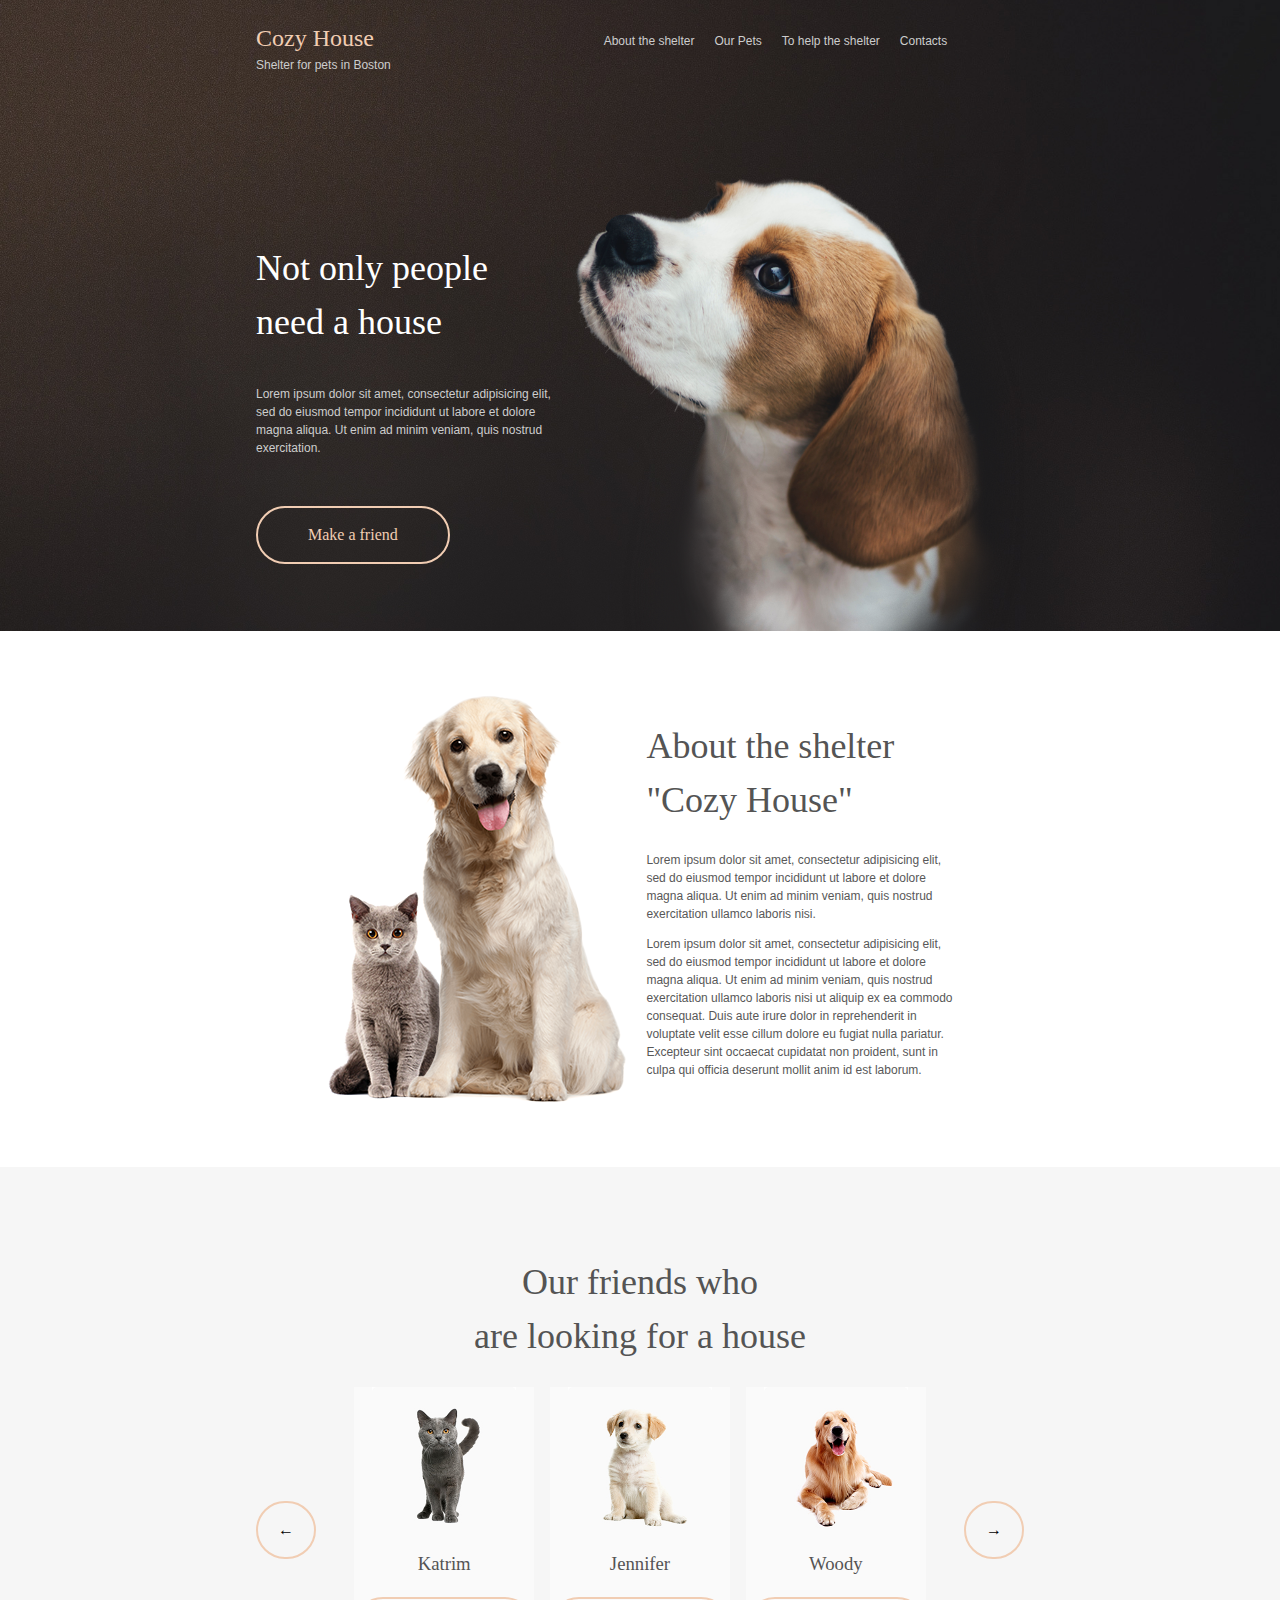
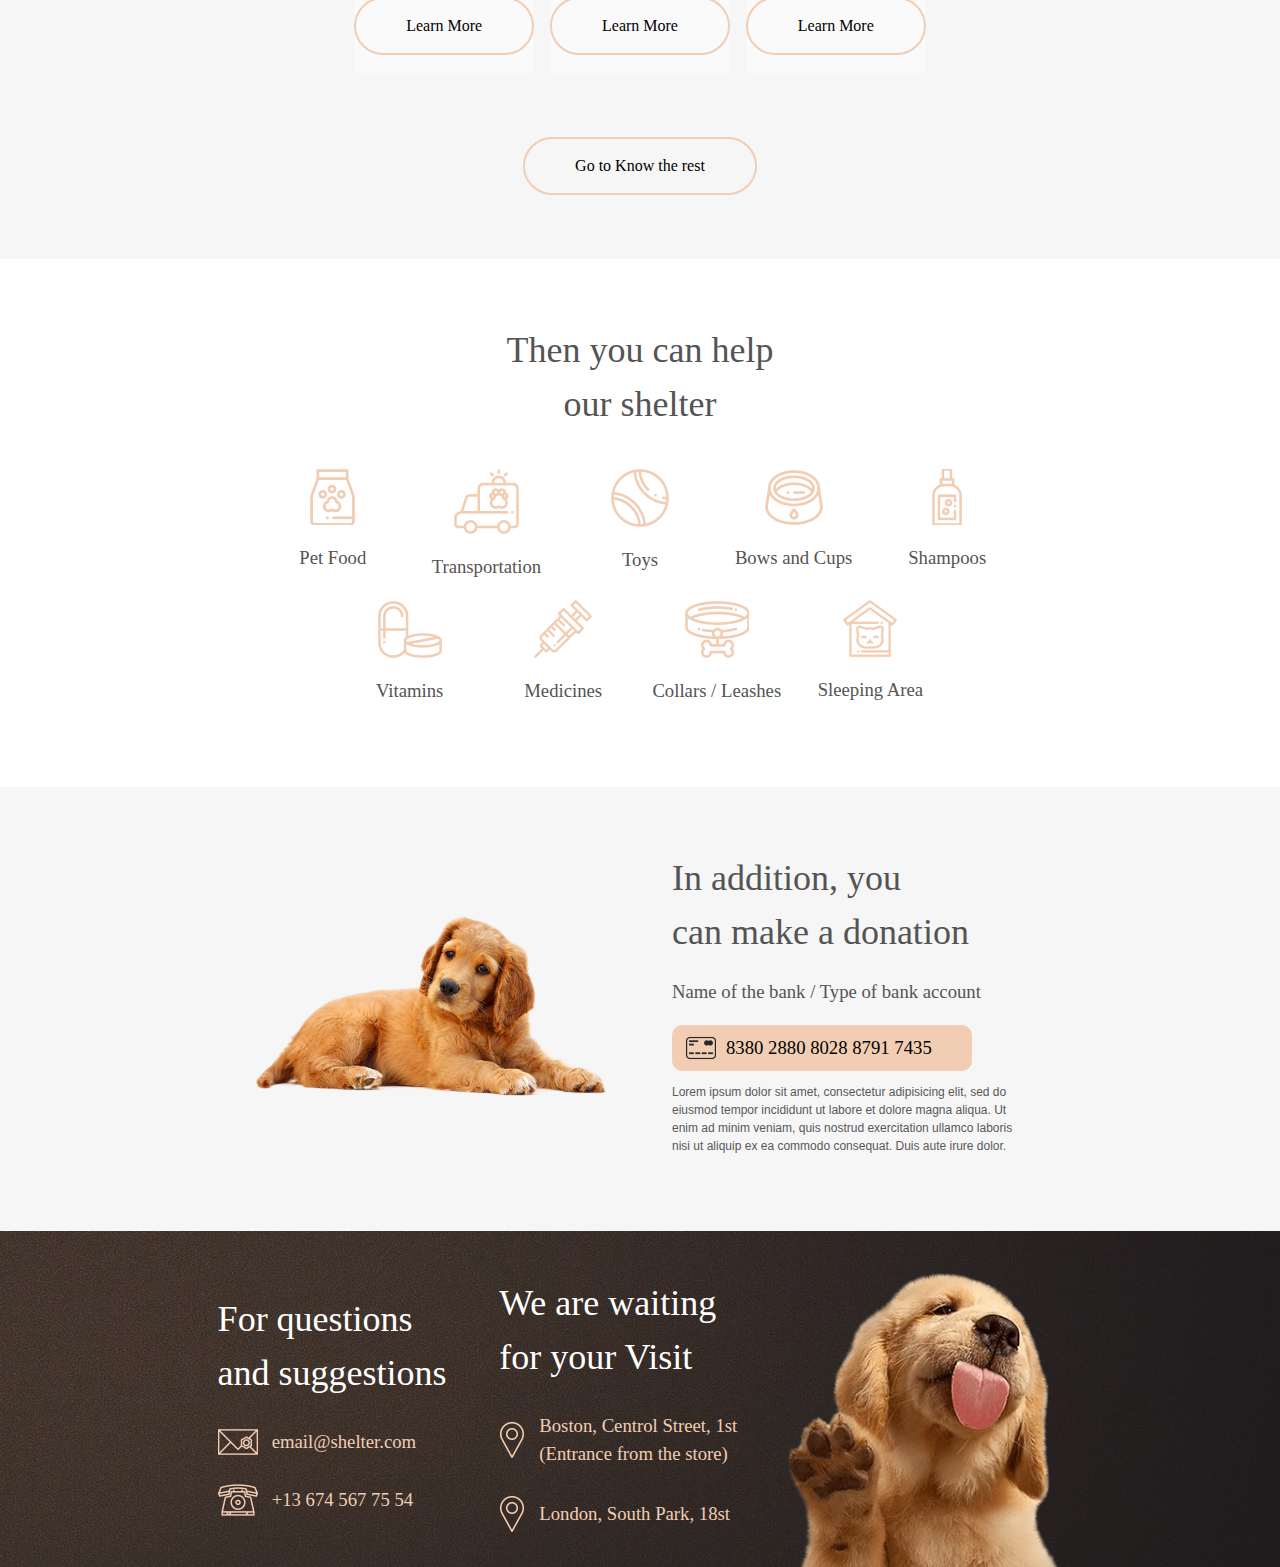
<file: Animal Shelter Website/index.html>
<!DOCTYPE html>
<html lang="zxx">
<head>
	<title>Animal Shelter Website</title>
	<meta charset="utf-8">
	<meta name="author" content="Intion Lee">
	<link rel="stylesheet" type="text/css" href="style.css">
</head>
<body>
	<div class="main">
		<div class="row1">
			<nav>
				<div class="logo">
					<h2>Cozy House</h2>
					<p>Shelter for pets in Boston</p>
				</div>
				<div class="menu">
					<div>
						<p>About the shelter</p>				
					</div>
					<div>
						<p>Our Pets</p>				
					</div>
					<div>
						<p>To help the shelter</p>				
					</div>
					<div>
						<p>Contacts</p>				
					</div>
				</div>
				<div class="clear"></div>
			</nav>
			<div class="row1-1">
				<div class="row1-1-left">
					<h1>Not only people<br>need a house</h1>
					<p>Lorem ipsum dolor sit amet, consectetur adipisicing elit, sed do eiusmod
					tempor incididunt ut labore et dolore magna aliqua. Ut enim ad minim veniam,
					quis nostrud exercitation.</p>
					<div>
						<button>Make a friend</button>
					</div>
				</div>
				<div class="row1-1-right">
					<img src="images/dog_start.png" alt="dog_start">
				</div>
			</div>				
		</div>
		<div class="row2">
			<div class="row2-left">
				<img src="images/dog_about.png" alt="dog_about">
			</div>
			<div class="row2-right">
				<h1>About the shelter<br>"Cozy House"</h1>
				<p>Lorem ipsum dolor sit amet, consectetur adipisicing elit, sed do eiusmod
				tempor incididunt ut labore et dolore magna aliqua. Ut enim ad minim veniam,
				quis nostrud exercitation ullamco laboris nisi.</p>
				<p>Lorem ipsum dolor sit amet, consectetur adipisicing elit, sed do eiusmod
				tempor incididunt ut labore et dolore magna aliqua. Ut enim ad minim veniam,
				quis nostrud exercitation ullamco laboris nisi ut aliquip ex ea commodo
				consequat. Duis aute irure dolor in reprehenderit in voluptate velit esse
				cillum dolore eu fugiat nulla pariatur. Excepteur sint occaecat cupidatat non
				proident, sunt in culpa qui officia deserunt mollit anim id est laborum.</p>
			</div>
		</div>
		<div class="row3">
			<h1>Our friends who<br>are looking for a house</h1>
			<div class="row3-1">
				<div class="btn first">
					<button>←</button>
				</div>
				<div class="pet-card">
					<img src="images/pet1.jpg" alt="pet1">
					<h3>Katrim</h3>
					<div>
						<button>Learn More</button>
					</div>
				</div>
				<div class="pet-card">
					<img src="images/pet2.jpg" alt="pet2">
					<h3>Jennifer</h3>
					<div>
						<button>Learn More</button>
					</div>
				</div>
				<div class="pet-card">
					<img src="images/pet3.jpg" alt="pet3">
					<h3>Woody</h3>
					<div>
						<button>Learn More</button>
					</div>
				</div>
				<div class="btn last">
					<button>→</button>
				</div>
			</div>
			<div class="row3-2">
				<button>Go to Know the rest</button>
			</div>
		</div>
		<div class="row4">
			<h1>Then you can help<br>
				our shelter</h1>
			<div class="icon-area">
				<div class="icon">
					<img src="images/icon1.png" alt="Pet Food">
					<h3>Pet Food</h3>
				</div>
				<div class="icon">
					<img src="images/icon2.png" alt="Transportation">
					<h3>Transportation</h3>
				</div>
				<div class="icon">
					<img src="images/icon3.png" alt="Toys">
					<h3>Toys</h3>
				</div>
				<div class="icon">
					<img src="images/icon4.png" alt="Bows and Cups">
					<h3>Bows and Cups</h3>
				</div>
				<div class="icon">
					<img src="images/icon5.png" alt="Shampoos">
					<h3>Shampoos</h3>
				</div>
				<div class="icon">
					<img src="images/icon6.png" alt="Vitamins">
					<h3>Vitamins</h3>
				</div>
				<div class="icon">
					<img src="images/icon7.png" alt="Medicines">
					<h3>Medicines</h3>
				</div>
				<div class="icon">
					<img src="images/icon8.png" alt="Collars or Leashes">
					<h3>Collars / Leashes</h3>
				</div>
				<div class="icon">
					<img src="images/icon9.png" alt="Sleeping Area">
					<h3>Sleeping Area</h3>
				</div>
			</div>
		</div>
		<div class="row5">
			<div class="row5-left">
				<img src="images/dog_donation.png" alt="dog_donation">				
			</div>
			<div class="row5-right">
				<h1>In addition, you<br>can make a donation</h1>
				<h3>Name of the bank / Type of bank account</h3>
				<div class="account">
					<img src="images/logo_credit.png" alt="logo_credit">
					<h3>8380 2880 8028 8791 7435</h3>
					<div class="clear"></div>
				</div>
				<p>Lorem ipsum dolor sit amet, consectetur adipisicing elit, sed do eiusmod
				tempor incididunt ut labore et dolore magna aliqua. Ut enim ad minim veniam,
				quis nostrud exercitation ullamco laboris nisi ut aliquip ex ea commodo
				consequat. Duis aute irure dolor.</p>
			</div>
		</div>
		<div class="row6">
			<div class="row6-part">
				<h1>For questions<br>and suggestions</h1>
				<div class="info">
					<img src="images/logo_mail.png" alt="logo_mail">
					<h3>email@shelter.com</h3>
				</div>
				<div class="clear"></div>
				<div class="info">
					<img src="images/logo_phone.png" alt="logo_phone">
					<h3>+13 674 567 75 54</h3>
				</div>
				<div class="clear"></div>
			</div>
			<div class="row6-part pin">
				<h1>We are waiting<br>for your Visit</h1>
				<div class="info">
					<img src="images/logo_pin.png" alt="logo_pin">
					<h3>Boston, Centrol Street, 1st<br>
						(Entrance from the store)</h3>
				</div>
				<div class="clear"></div>
				<div class="info">
					<img src="images/logo_pin.png" alt="logo_pin">
					<h3>London, South Park, 18st</h3>
				</div>
				<div class="clear"></div>
			</div>
			<div class="row6-part image">
				<img src="images/contact_dog.png" alt="contact_dog">
			</div>
		</div>
	</div>
</body>
</html>
</file>
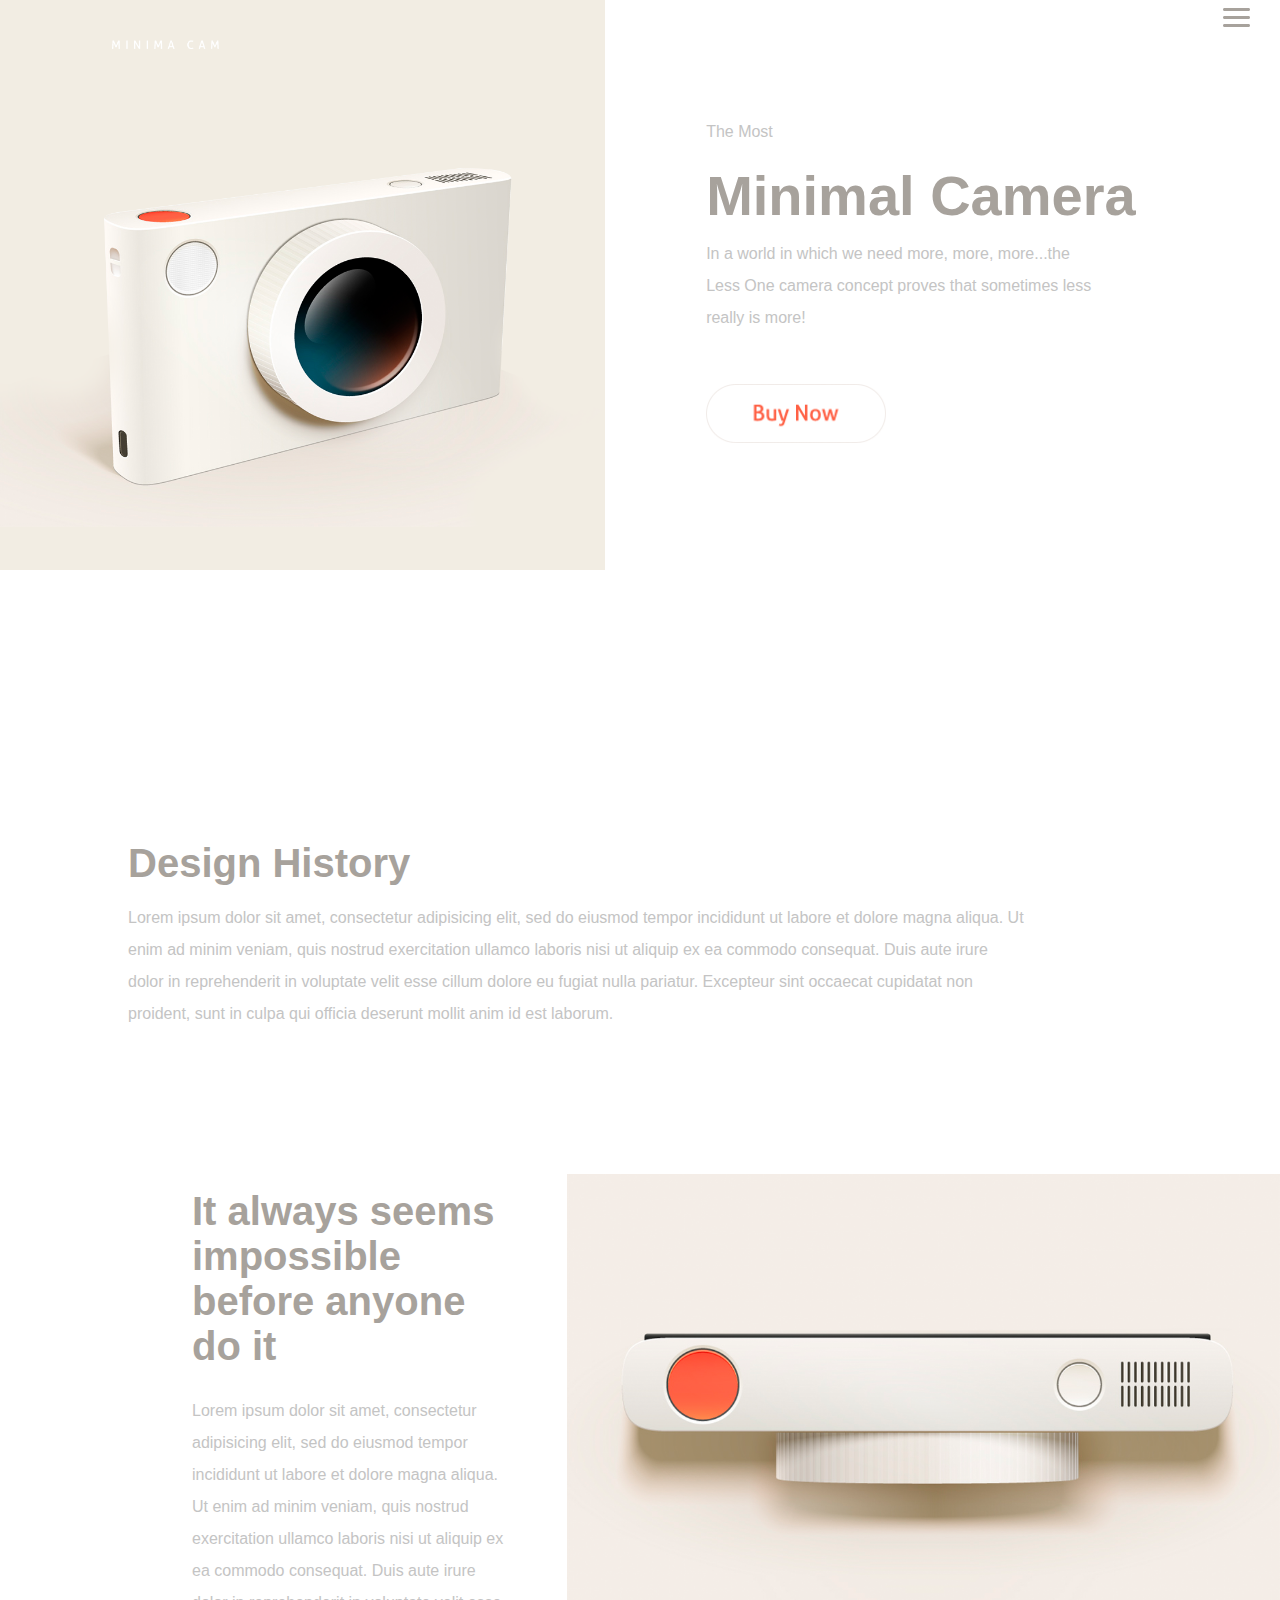
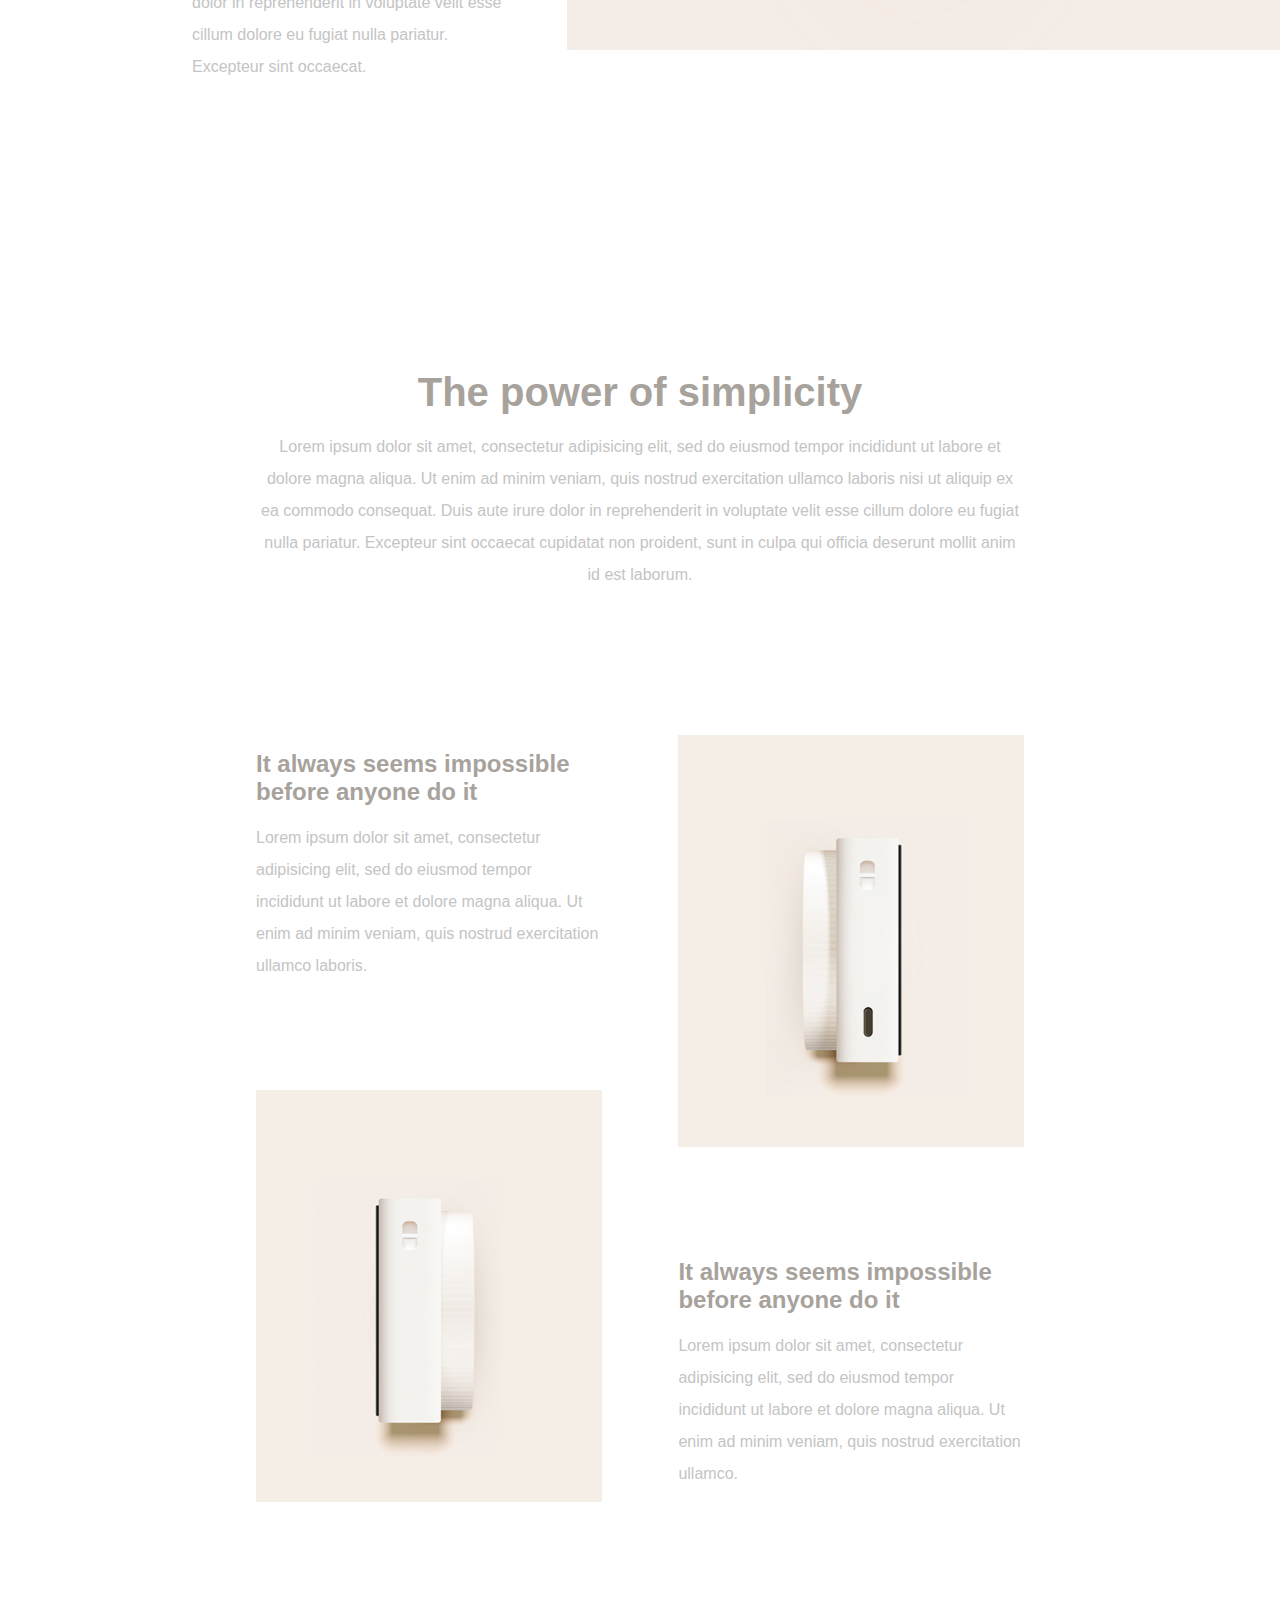
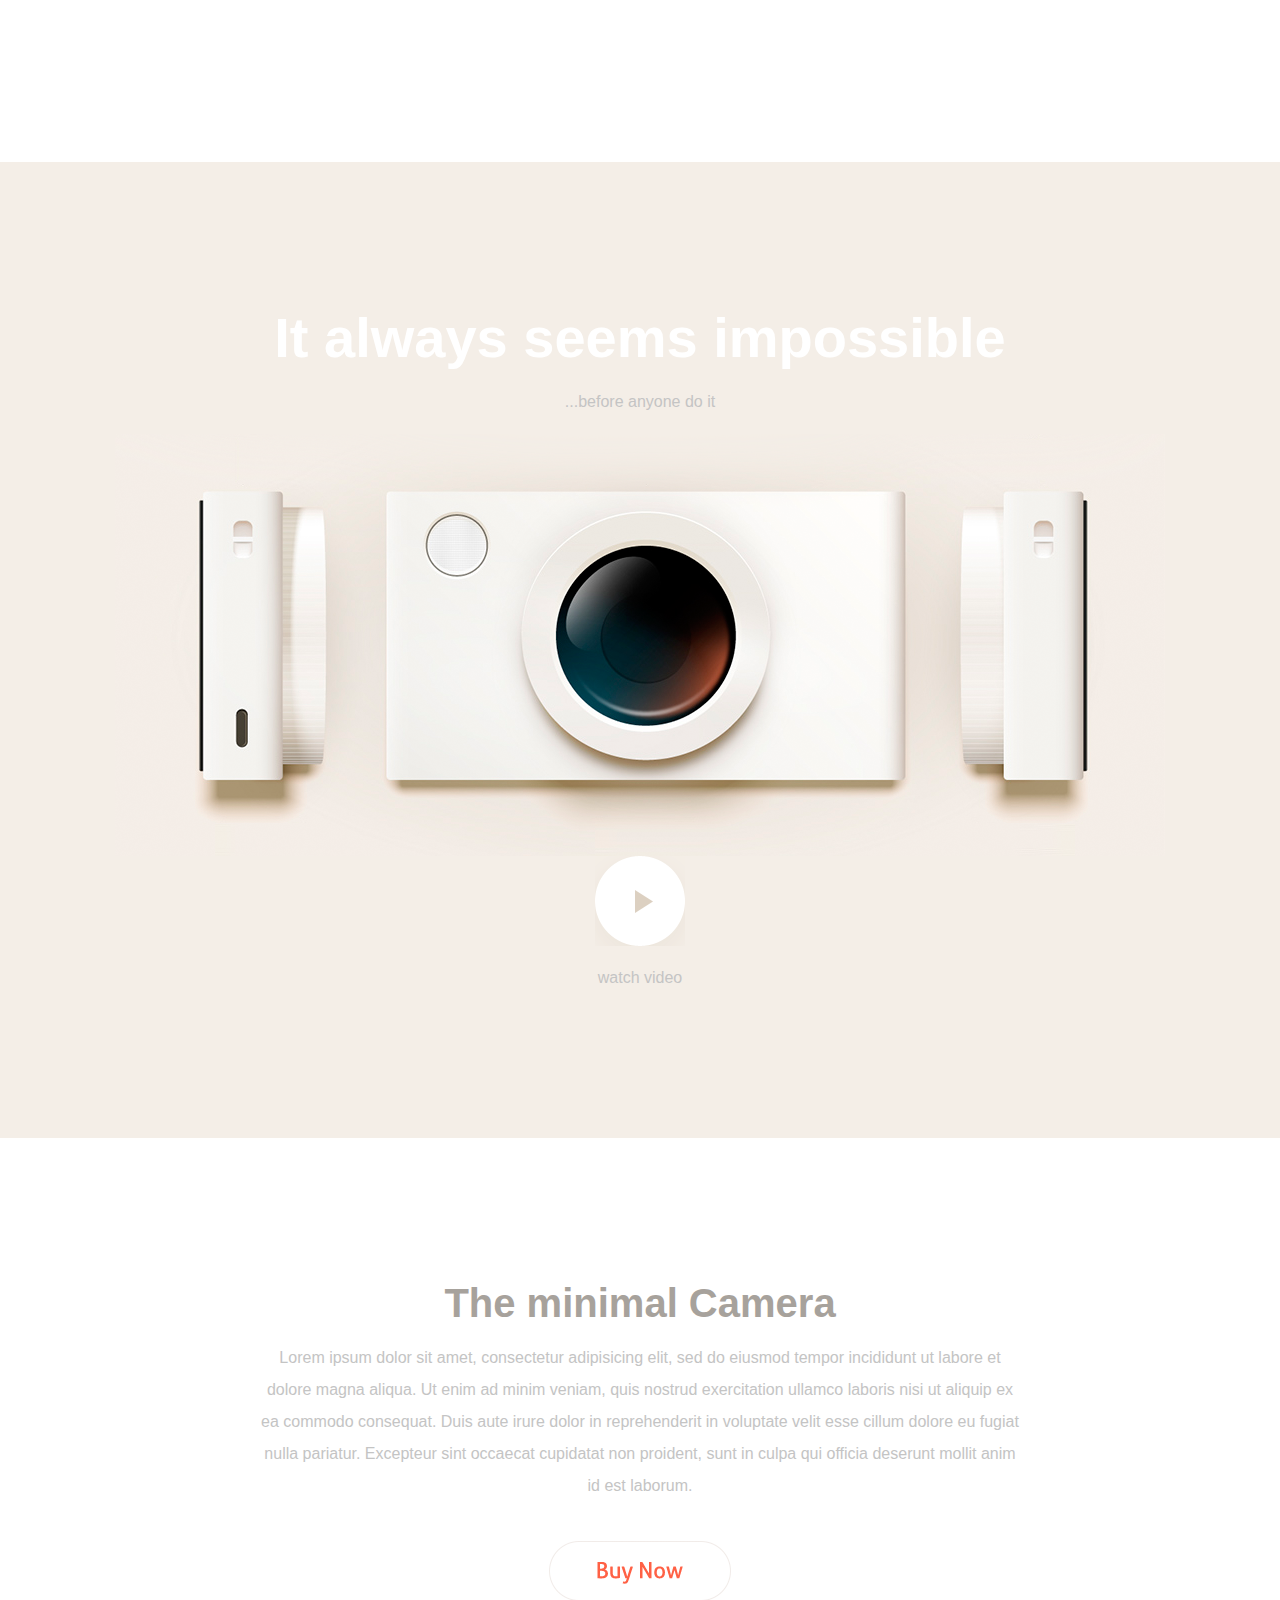
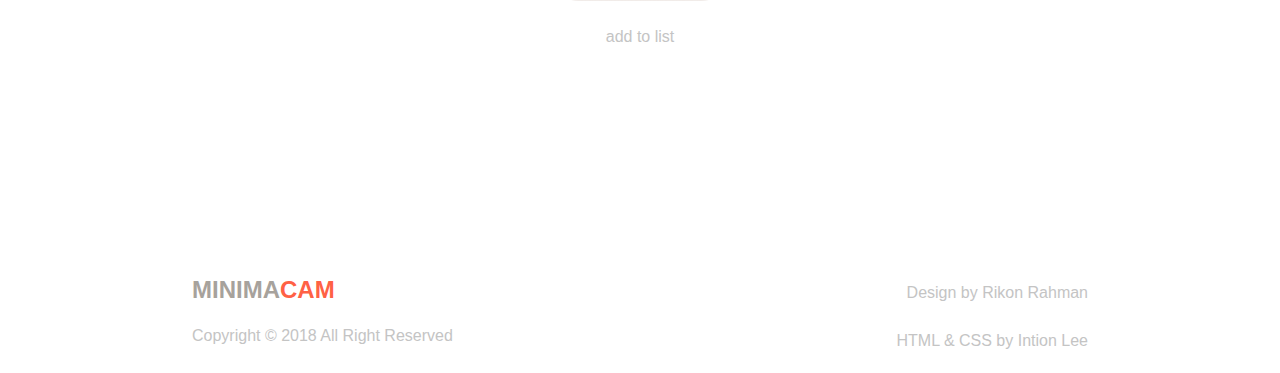
<file: Minimal Product Landing Page/Minimal-Product-Landing-Page.html>
<!DOCTYPE html>
<html lang="zxx">
    <head>
        <title>Minimal Product Landing Page</title>
        <meta charset="utf-8">
        <meta name="author" content="Intion Lee">
        <link rel="stylesheet" type="text/css" href="style.css">
    </head>
    <body>
        <div class="main">
            <div class= "cla1">
                <img src="images/product1.png" alt="product1">
                <div class="cla1-2">
                    <div class="cla1-icon">
                        <img src="images/menu.png" alt="menu">
                    </div>
                    <div class="cla1-content">
                        <p>The Most</p>
                        <h1>Minimal Camera</h1>
                        <p>In a world in which we need more, more, more...the Less One camera concept proves that sometimes less really is more!</p>
                        <img src="images/buynow.png" alt="buynow">
                    </div>
                </div>
            </div>
            <div class="cla2">
                <h2>Design History</h2>
                <p>Lorem ipsum dolor sit amet, consectetur adipisicing elit, sed do eiusmod
                tempor incididunt ut labore et dolore magna aliqua. Ut enim ad minim veniam,
                quis nostrud exercitation ullamco laboris nisi ut aliquip ex ea commodo
                consequat. Duis aute irure dolor in reprehenderit in voluptate velit esse
                cillum dolore eu fugiat nulla pariatur. Excepteur sint occaecat cupidatat non
                proident, sunt in culpa qui officia deserunt mollit anim id est laborum.</p>
            </div>
            <div class="cla3">
                <div>
                    <h2>It always seems impossible before anyone do it</h2>
                    <p>Lorem ipsum dolor sit amet, consectetur adipisicing elit, sed do eiusmod
                    tempor incididunt ut labore et dolore magna aliqua. Ut enim ad minim veniam,
                    quis nostrud exercitation ullamco laboris nisi ut aliquip ex ea commodo
                    consequat. Duis aute irure dolor in reprehenderit in voluptate velit esse
                    cillum dolore eu fugiat nulla pariatur. Excepteur sint occaecat.</p>
                </div>
                <img src="images/product2.png" alt="product2">
            </div>
            <div class="cla4">
                <h2>The power of simplicity</h2>
                <p>Lorem ipsum dolor sit amet, consectetur adipisicing elit, sed do eiusmod
                tempor incididunt ut labore et dolore magna aliqua. Ut enim ad minim veniam,
                quis nostrud exercitation ullamco laboris nisi ut aliquip ex ea commodo
                consequat. Duis aute irure dolor in reprehenderit in voluptate velit esse
                cillum dolore eu fugiat nulla pariatur. Excepteur sint occaecat cupidatat non
                proident, sunt in culpa qui officia deserunt mollit anim id est laborum.</p>
            </div>
            <div class="cla5">
                <div class="cla5-1">
                    <h3>It always seems impossible before anyone do it</h3>
                    <p>Lorem ipsum dolor sit amet, consectetur adipisicing elit, sed do eiusmod
                    tempor incididunt ut labore et dolore magna aliqua. Ut enim ad minim veniam,
                    quis nostrud exercitation ullamco laboris.</p>
                </div>
                <div class="cla5-2">
                    <img src="images/product3-3.png" alt="product3">
                </div>
                <div class="cla5-3">
                    <img src="images/product3-4.png" alt="product4">
                </div>
                <div class="cla5-4">
                    <h3>It always seems impossible before anyone do it</h3>
                    <p>Lorem ipsum dolor sit amet, consectetur adipisicing elit, sed do eiusmod
                    tempor incididunt ut labore et dolore magna aliqua. Ut enim ad minim veniam,
                    quis nostrud exercitation ullamco.</p>
                </div>
            </div>
            <div class="cla6">
                <h1>It always seems impossible</h1>
                <p>...before anyone do it</p>
                <img src="images/product4.png" alt="product5">
                <img src="images/play.png" alt="play">
                <p>watch video</p>
            </div>
            <div class="cla7">
                <h2>The minimal Camera</h2>
                <p>Lorem ipsum dolor sit amet, consectetur adipisicing elit, sed do eiusmod
                tempor incididunt ut labore et dolore magna aliqua. Ut enim ad minim veniam,
                quis nostrud exercitation ullamco laboris nisi ut aliquip ex ea commodo
                consequat. Duis aute irure dolor in reprehenderit in voluptate velit esse
                cillum dolore eu fugiat nulla pariatur. Excepteur sint occaecat cupidatat non
                proident, sunt in culpa qui officia deserunt mollit anim id est laborum.</p>
                <img src="images/buynow.png" alt="buynow">
                <p>add to list</p>
            </div>
            <div class="footer">
                <div class="left">
                    <h3>MINIMA<span>CAM</span></h3>
                    <p>Copyright © 2018 All Right Reserved</p>
                </div>
                <div class="right">
                    <p>Design by Rikon Rahman</p>
                    <p>HTML & CSS by Intion Lee</p>
                </div>
            </div>
        </div>
    </body>
</html>
</file>
<file: Animal Shelter Website/style.css>
body {
	min-width: 1200px;
	margin: 0;
	font-weight: 400;
	line-height: 1.5;
	font-family: Arial, sans-serif;
}
h1, h2, h3 {
	font-weight: 400;
	font-family: Georgia, serif;
	color: rgb(84, 84, 84);
}
h1 {
	font-size: 36px;
}
p {
	font-size: 12px;
	color: rgb(88, 88, 88);
}
nav {
	width: 60%;
	min-height: 86px;
	margin: 0 auto;
	margin-bottom: 5%;
}
button {
	border: solid 2px rgb(241, 205, 179);
	border-radius: 40px;
	background-color: rgba(255, 255, 255, 0);
	font-size: 16px;
	font-family: Georgia, serif;
	padding: 18px 50px;
}
button:hover {
	background-color: rgb(241, 205, 179);
}
.clear {
	clear: both;
}
.main {
	display: flex;
	flex-direction: column;
}
.row1 {
	max-height: 925px;
	color: white;
	background-size: cover;
	background-image: url('images/bg_start.jpg');
	display: flex;
	flex-direction: column;
}
.row1 p {
	color: rgb(205, 205, 205);
}
.logo {
	float: left;
}
.logo h2 {
	color: rgb(241, 205, 179);
	margin-bottom: 0;
}
.logo p {
	margin-top: 0;
}
.menu {
	float: right;
	margin-top: 19.92px;
	margin-bottom: 18px;
	margin-right: 10%; 
	height: 39px;
}
.menu div {
	float: left;
	margin-left: 20px;
	color: rgb(205, 205, 205);
}
.menu div p:hover {
	color: white;
	border-bottom: solid 2px rgb(241, 205, 179); 

}
.row1-1 {
	width: 60%;
	margin: 0 auto;
	display: flex;
	flex-direction: row;
	align-content: center;
	justify-content: center;
}
.row1-1-left {
	width: 40%;
	display: flex;
	flex-direction: column;
	align-content: center;
	justify-content: center;
}
.row1-1-left h1{
	color: white;
}
.row1-1-left button {
	margin-top: 37px;
	color: rgb(241, 205, 179);
}
.row1-1-left button:hover {
	color: black;
}
.row1-1-right {
	width: 60%;
	display: flex;
	flex-direction: column;
	justify-content: flex-end;
}
.row1-1-right img{
	width: 100%;
}
.row2 {
	width: 50%;
	margin: 5% auto;
	display: flex;
	flex-direction: row;
}
.row2-left {
	width: 49%;
	display: flex;
	justify-content: center;
	align-items: center;
	margin-right: 2%; 
}
.row2-right {
	width: 49%;
}
.row3 {
	padding: 5% 0;
	background-color: rgb(246, 246, 246);
}
.row3 h1 {
	text-align: center;
}
.row3-1 {
	width: 60%;
	margin: 0 auto;
	display: flex;
	flex-direction: row;
	justify-content: center;
	align-content: center;
}
.btn {
	width: 12.5%;
	margin: auto;
}
.last {
	display: flex;
	justify-content: flex-end;
}
.btn button{
	padding: 18px 20px;
}
.pet-card {
	background-color: rgb(250, 250, 250);
	margin:0 1%;
	width: 25%;
	display: flex;
	flex-direction: column;
}
.pet-card img{
	width: 80%;
	margin: 0 auto;
}
.pet-card h3 {
	text-align: center;
}
.pet-card div {
	margin: 0 auto;
	margin-bottom: 10%;
}
.row3-2 {
	margin-top: 5%;
	display: flex;
}
.row3-2 button {
	margin: 0 auto;
}
.row4 {
	width: 60%;
	margin: 5% auto;
}
.row4 h1 {
	text-align: center;
	margin-top: 0;
	margin-bottom: 5%; 
}
.icon-area {
	width: 100%;
	display: flex;
	flex-wrap: wrap;
	align-content: center;
	justify-content: center;
}
.icon {
	width: 20%;
}
.icon img {
	display: block;
	margin: 0 auto;
}
.icon h3 {
		text-align: center;
}
.row5 {
	width: 100%;
	padding: 5% 0;
	background-color: rgb(246, 246, 246);
	display: flex;
	justify-content: center;
	align-items: center;
}
.row5-left {
	width: 27.5%;
	margin-right: 5%;
}
.row5-left img {
	width: 100%;
}
.row5-right {
	width: 27.5%;
	min-width: 345px;
}
.row5-right h1{
	margin: 0;
}
.account {
	width: 300px;
	background-color: rgb(241, 205,179);
	border-radius: 10px;
}
.account img {
	float: left;
	margin: 11px 0 11px 14px;
}
.account h3 {
	float: left;
	color: black;
	margin: 9px 14px 9px 10px;
}
.row6 {
	background-image: url('images/bg_contact.jpg');
	background-size: cover;
	display: flex;
	justify-content: center;
	align-items: center;
	padding: 3% 0 0 0;
}
.row6 h1{
	color: white;
	margin: 0;
}
.row6-part {
	width: 22%;
}
.info {
	display: flex;
	flex-direction: row;
	align-items: center;
	margin: 10% 0;
}
.info img {
	flex: 0 0 auto;
	margin-right: 5%;

}
.pin img{
	height: 36px;
}
.info h3 {
	flex: 0 0 auto;
	margin: 0;
	color:rgb(241, 205, 179);
}
.image img{
	width: 100%;
	display: block;
	position: relative;
	bottom: 0;
}
</file>
<file: Minimal Product Landing Page/style.css>
body {
	max-width: 1920px;
	background-color: white;
	margin: 0;
	font-family: Arial, sans-serif;
	color: rgb(167, 162, 156);
}

h1 {
	font-size: 350%;
	margin-top: 15px;
	margin-bottom: 10px;
}

h3 {
	font-size: 150%;
	margin-top: 15px;
	margin-bottom: 10px;
}

h2 {
	font-size: 250%;
	margin-top: 15px;
	margin-bottom: 10px;
}

p {
	color: rgb(196, 196, 196);
	line-height: 2;
}

.main {
	width:	100%;
	margin: 0 auto;
	display: flex;
	flex-direction: column;
	justify-content: center;
	align-items: center;
}

.cla1 {
	width: 100%;
	display: flex;
	flex-direction: row;
	margin-bottom: 10%; 
} 

.cla1 > img {
	width: 60%;
	height: 60%;
	min-width: 500px;
	min-height: auto;
}

.cla1-2 {
	display: flex;
	flex-direction: column;
	justify-content: center;
	align-items: center;
}

.cla1-2 .cla1-icon{
	flex: 0;
	width: 27px;
	align-self: flex-end;
	margin-right: 30px;
}

.cla1-2 .cla1-content {
	flex: 1;
	width: 70%;
	display: flex;
	flex-direction: column;
	justify-content: center;
}

.cla1-2 .cla1-content p {
	flex: 0;
	max-width: 85%;
	margin: 0 0;
}

.cla1-2 .cla1-content img {
	flex: 0;
	width: 180px;
	margin: 50px 0;
}

.cla2 {
	width: 70%;
	margin-left: 10%;
	margin-right: 20%;
	margin-top: 10%; 
	margin-bottom: 5%; 
}

.cla3 {
	width: 85%;
	display: flex;
	margin-left: 15%;
	margin-top: 5%;
	margin-bottom: 10%;
}

.cla3 div {
	width: 45%;
	margin-right: 5%;
	display: flex;
	flex-direction: column;
	justify-content: center;
}

.cla3 img {
	width: 100%;
	height: 100%;
	min-width: 500px;
	min-height: auto;
}

.cla4 {
	width: 60%;
	margin-top: 10%;
	margin-bottom: 5%;
	margin-left: 20%;
	margin-right: 20%;
	text-align: center;
}

.cla5 {
	width: 60%;
	margin-top: 5%;
	margin-bottom: 10%;
	margin-left: 20%;
	margin-right: 20%;
	display: flex;
	flex-direction: row;
	flex-wrap: wrap;

}

.cla5 img {
	width: 100%;
}

.cla5 .cla5-1 {
	width: 45%;
	margin-right: 10%;
}

.cla5 .cla5-2 {
	width: 45%;
	margin-bottom: -4%; 
}

.cla5 .cla5-3 {
	width: 45%;
	margin-top: -4%;
}

.cla5 .cla5-4 {
	width: 45%;
	margin-left: 10%;
	align-self: flex-end;
}

.cla6 {
	width: 100%;
	background-color: rgb(244, 238, 231);
	margin-top: 10%;
	margin-bottom: 5%;
	padding: 10% 0;
}

.cla6 h1 {
	width: 100%;
	text-align: center;
	color: white;
}

.cla6 p {
	width: 100%;
	text-align: center;
}

.cla6 img[alt="product5"] {
	margin: 0 auto;
	display: block;
}

.cla6 img[alt="play"] {
	margin: 0 auto;
	display: block;
}

.cla7 {
	width: 60%;
	margin-top: 5%;
	margin-bottom: 10%;
	margin-left: auto;
	margin-right: auto;
	text-align: center;
}

.cla7 img {
	margin-top: 3%;
}

.footer {
	width: 70%;
	margin-top: 5%;
	margin-bottom: 0;
	margin-left: auto;
	margin-right: auto; 
}

.footer .left {
	width: 30%;
	float: left;
}

.footer .right {
	width: 30%;
	float: right;
	text-align: right;
}

.footer span {
	color: rgb(255, 97, 69);
}
</file>
